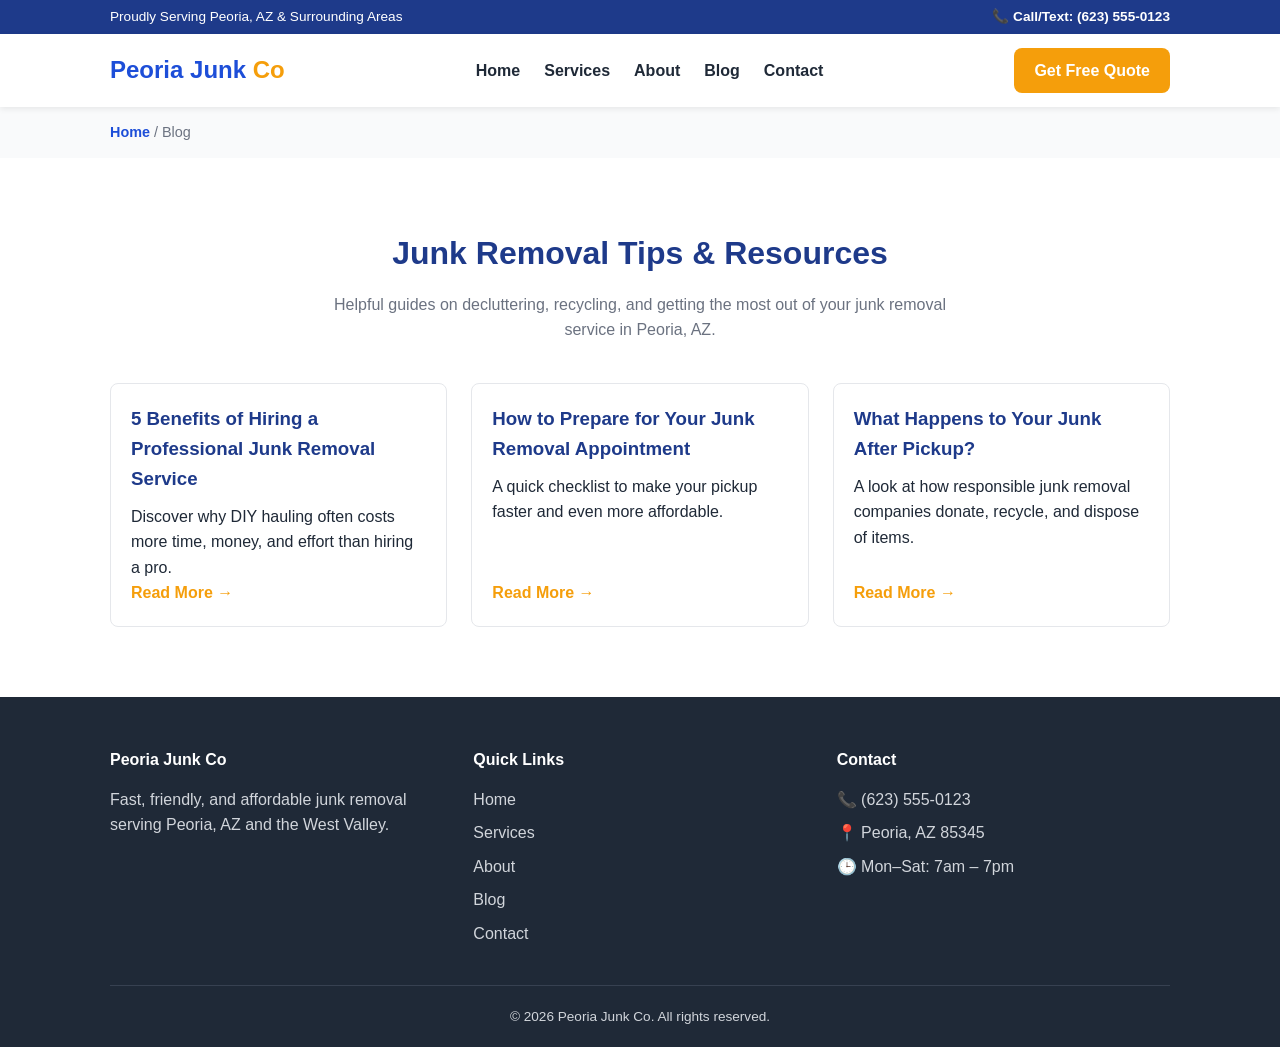
<file: blog/index.html>
<!DOCTYPE html>
<html lang="en">
<head>
<meta charset="UTF-8">
<meta name="viewport" content="width=device-width, initial-scale=1.0">
<title>Junk Removal Tips &amp; Resources | Peoria Junk Co Blog</title>
<meta name="description" content="Helpful articles about junk removal, decluttering, and recycling for homeowners in Peoria, AZ.">
<link rel="canonical" href="https://peoriajunkco.com/blog/index.html">
<link rel="stylesheet" href="../css/style.css?v=3">
</head>
<body>

<div class="top-bar">
  <div class="container">
    <span>Proudly Serving Peoria, AZ &amp; Surrounding Areas</span>
    <a href="tel:+16235550123">📞 Call/Text: (623) 555-0123</a>
  </div>
</div>

<header class="main-header">
  <div class="container">
    <a href="../index.html" class="logo">Peoria Junk <span>Co</span></a>
    <button class="menu-toggle" aria-label="Toggle menu">☰</button>
    <nav>
      <ul>
        <li><a href="../index.html">Home</a></li>
        <li><a href="../services.html">Services</a></li>
        <li><a href="../about.html">About</a></li>
        <li><a href="index.html">Blog</a></li>
        <li><a href="../contact.html">Contact</a></li>
      </ul>
    </nav>
    <a href="../contact.html" class="header-cta">Get Free Quote</a>
  </div>
</header>

<div class="breadcrumb">
  <div class="container">
    <a href="../index.html">Home</a> / Blog
  </div>
</div>

<section>
  <div class="container">
    <h1 class="section-title">Junk Removal Tips &amp; Resources</h1>
    <p class="section-subtitle">Helpful guides on decluttering, recycling, and getting the most out of your junk removal service in Peoria, AZ.</p>
    <div class="blog-grid">
      <div class="blog-card">
        <div class="blog-content">
          <h3>5 Benefits of Hiring a Professional Junk Removal Service</h3>
          <p>Discover why DIY hauling often costs more time, money, and effort than hiring a pro.</p>
          <a class="read-more" href="benefits-of-junk-removal.html">Read More →</a>
        </div>
      </div>
      <div class="blog-card">
        <div class="blog-content">
          <h3>How to Prepare for Your Junk Removal Appointment</h3>
          <p>A quick checklist to make your pickup faster and even more affordable.</p>
          <a class="read-more" href="preparing-for-junk-removal.html">Read More →</a>
        </div>
      </div>
      <div class="blog-card">
        <div class="blog-content">
          <h3>What Happens to Your Junk After Pickup?</h3>
          <p>A look at how responsible junk removal companies donate, recycle, and dispose of items.</p>
          <a class="read-more" href="what-happens-to-your-junk.html">Read More →</a>
        </div>
      </div>
    </div>
  </div>
</section>

<footer>
  <div class="container">
    <div class="footer-grid">
      <div>
        <h4>Peoria Junk Co</h4>
        <p>Fast, friendly, and affordable junk removal serving Peoria, AZ and the West Valley.</p>
      </div>
      <div>
        <h4>Quick Links</h4>
        <ul>
          <li><a href="../index.html">Home</a></li>
          <li><a href="../services.html">Services</a></li>
          <li><a href="../about.html">About</a></li>
          <li><a href="index.html">Blog</a></li>
          <li><a href="../contact.html">Contact</a></li>
        </ul>
      </div>
      <div>
        <h4>Contact</h4>
        <ul>
          <li>📞 <a href="tel:+16235550123">(623) 555-0123</a></li>
          <li>📍 Peoria, AZ 85345</li>
          <li>🕒 Mon–Sat: 7am – 7pm</li>
        </ul>
      </div>
    </div>
    <div class="footer-bottom">
      &copy; <span id="year"></span> Peoria Junk Co. All rights reserved.
    </div>
  </div>
</footer>

<script src="../js/script.js"></script>
</body>
</html>
</file>
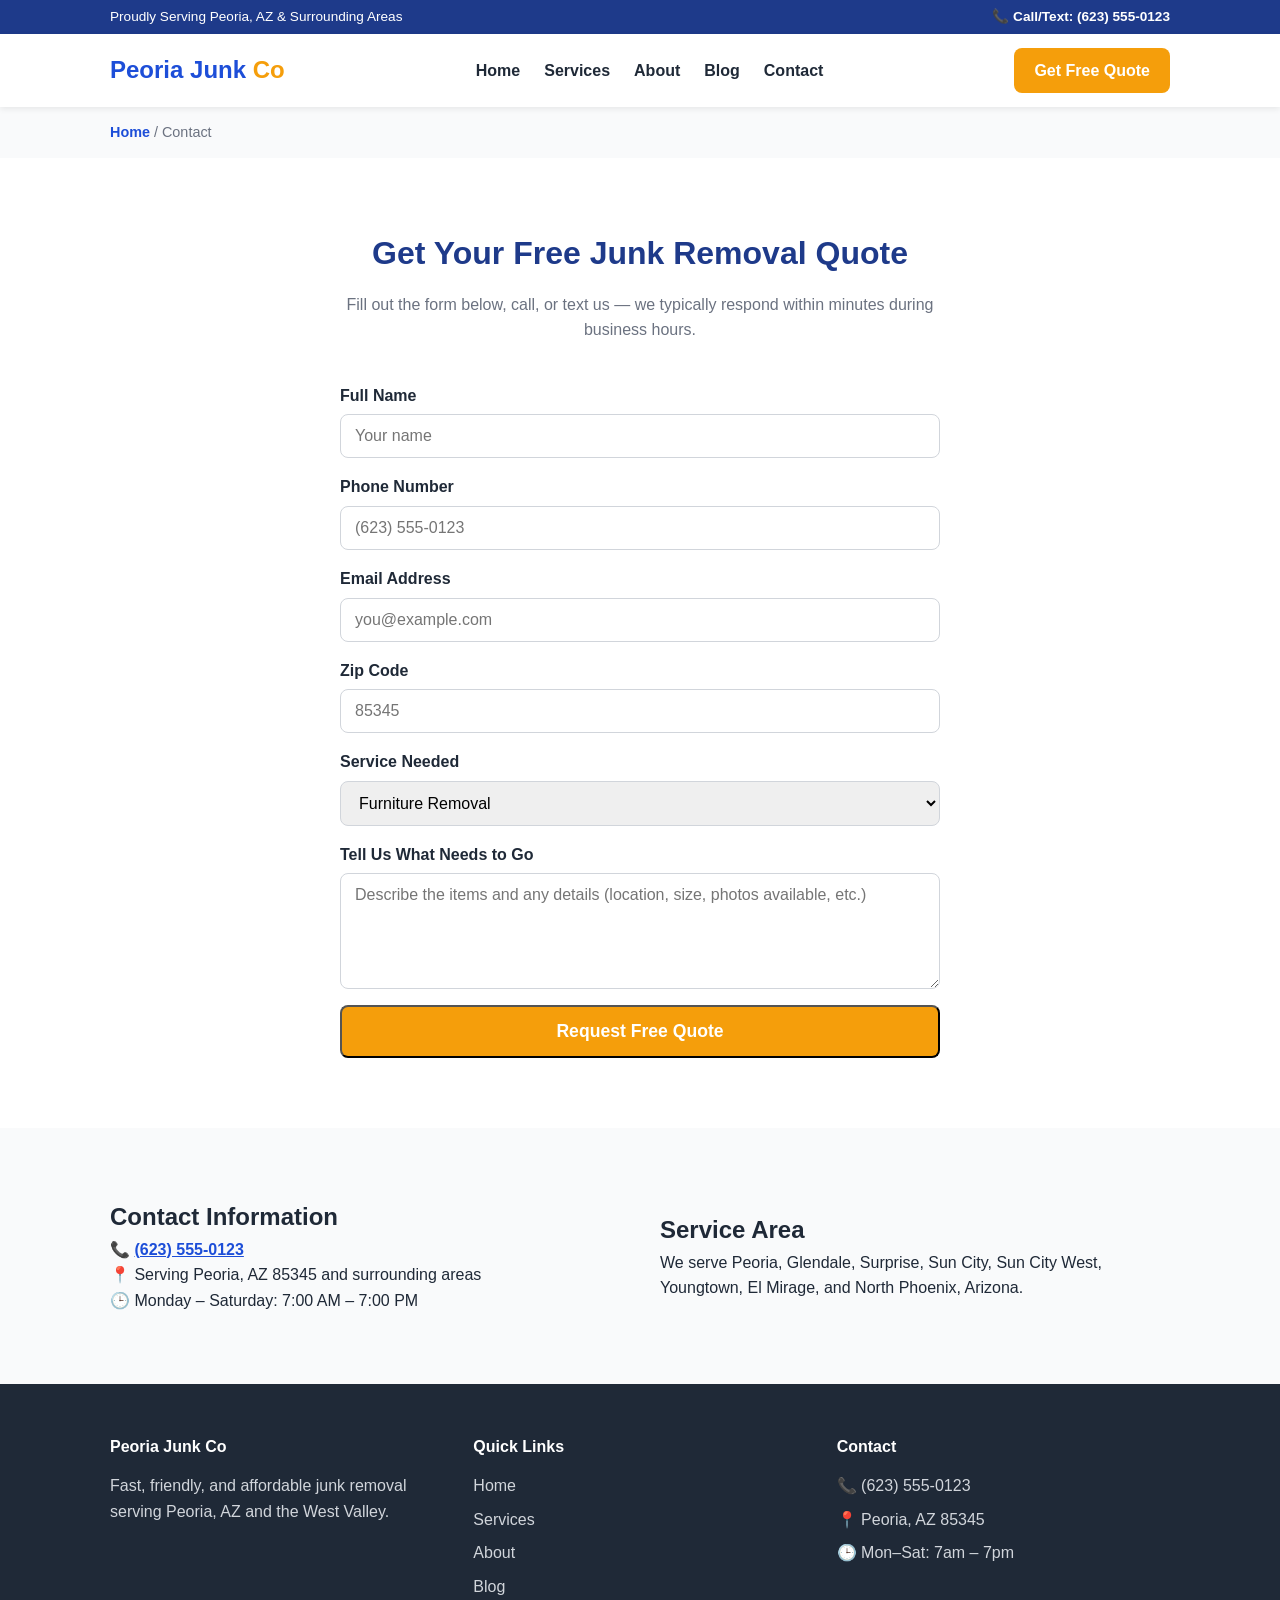
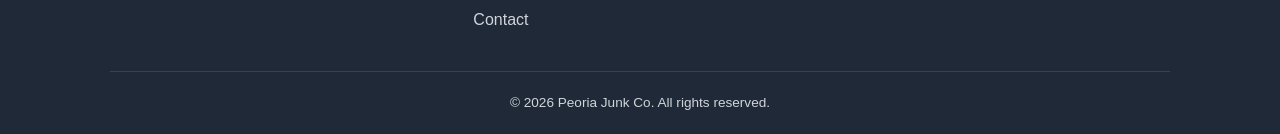
<file: contact.html>
<!DOCTYPE html>
<html lang="en">
<head>
<meta charset="UTF-8">
<meta name="viewport" content="width=device-width, initial-scale=1.0">
<title>Contact Us | Free Junk Removal Quote in Peoria, AZ</title>
<meta name="description" content="Get a free, no-obligation junk removal quote in Peoria, AZ. Call, text, or fill out our quick contact form to schedule your pickup.">
<link rel="canonical" href="https://peoriajunkco.com/contact.html">
<link rel="stylesheet" href="css/style.css?v=3">
</head>
<body>

<div class="top-bar">
  <div class="container">
    <span>Proudly Serving Peoria, AZ &amp; Surrounding Areas</span>
    <a href="tel:+16235550123">📞 Call/Text: (623) 555-0123</a>
  </div>
</div>

<header class="main-header">
  <div class="container">
    <a href="index.html" class="logo">Peoria Junk <span>Co</span></a>
    <button class="menu-toggle" aria-label="Toggle menu">☰</button>
    <nav>
      <ul>
        <li><a href="index.html">Home</a></li>
        <li><a href="services.html">Services</a></li>
        <li><a href="about.html">About</a></li>
        <li><a href="blog/index.html">Blog</a></li>
        <li><a href="contact.html">Contact</a></li>
      </ul>
    </nav>
    <a href="contact.html" class="header-cta">Get Free Quote</a>
  </div>
</header>

<div class="breadcrumb">
  <div class="container">
    <a href="index.html">Home</a> / Contact
  </div>
</div>

<section>
  <div class="container">
    <h1 class="section-title">Get Your Free Junk Removal Quote</h1>
    <p class="section-subtitle">Fill out the form below, call, or text us — we typically respond within minutes during business hours.</p>

    <form action="#" method="POST">
      <div>
        <label for="name">Full Name</label>
        <input type="text" id="name" name="name" placeholder="Your name" required>
      </div>
      <div>
        <label for="phone">Phone Number</label>
        <input type="tel" id="phone" name="phone" placeholder="(623) 555-0123" required>
      </div>
      <div>
        <label for="email">Email Address</label>
        <input type="email" id="email" name="email" placeholder="you@example.com">
      </div>
      <div>
        <label for="zip">Zip Code</label>
        <input type="text" id="zip" name="zip" placeholder="85345">
      </div>
      <div>
        <label for="service">Service Needed</label>
        <select id="service" name="service">
          <option>Furniture Removal</option>
          <option>Garage / Estate Clean-Out</option>
          <option>Appliance Removal</option>
          <option>Yard Waste / Debris</option>
          <option>Construction Debris</option>
          <option>Commercial Junk Removal</option>
          <option>Other</option>
        </select>
      </div>
      <div>
        <label for="message">Tell Us What Needs to Go</label>
        <textarea id="message" name="message" rows="5" placeholder="Describe the items and any details (location, size, photos available, etc.)"></textarea>
      </div>
      <button type="submit" class="btn">Request Free Quote</button>
    </form>
  </div>
</section>

<section class="bg-light">
  <div class="container two-col">
    <div>
      <h2>Contact Information</h2>
      <p>📞 <a href="tel:+16235550123">(623) 555-0123</a></p>
      <p>📍 Serving Peoria, AZ 85345 and surrounding areas</p>
      <p>🕒 Monday – Saturday: 7:00 AM – 7:00 PM</p>
    </div>
    <div>
      <h2>Service Area</h2>
      <p>We serve Peoria, Glendale, Surprise, Sun City, Sun City West, Youngtown, El Mirage, and North Phoenix, Arizona.</p>
    </div>
  </div>
</section>

<footer>
  <div class="container">
    <div class="footer-grid">
      <div>
        <h4>Peoria Junk Co</h4>
        <p>Fast, friendly, and affordable junk removal serving Peoria, AZ and the West Valley.</p>
      </div>
      <div>
        <h4>Quick Links</h4>
        <ul>
          <li><a href="index.html">Home</a></li>
          <li><a href="services.html">Services</a></li>
          <li><a href="about.html">About</a></li>
          <li><a href="blog/index.html">Blog</a></li>
          <li><a href="contact.html">Contact</a></li>
        </ul>
      </div>
      <div>
        <h4>Contact</h4>
        <ul>
          <li>📞 <a href="tel:+16235550123">(623) 555-0123</a></li>
          <li>📍 Peoria, AZ 85345</li>
          <li>🕒 Mon–Sat: 7am – 7pm</li>
        </ul>
      </div>
    </div>
    <div class="footer-bottom">
      &copy; <span id="year"></span> Peoria Junk Co. All rights reserved.
    </div>
  </div>
</footer>

<script src="js/script.js"></script>
</body>
</html>
</file>
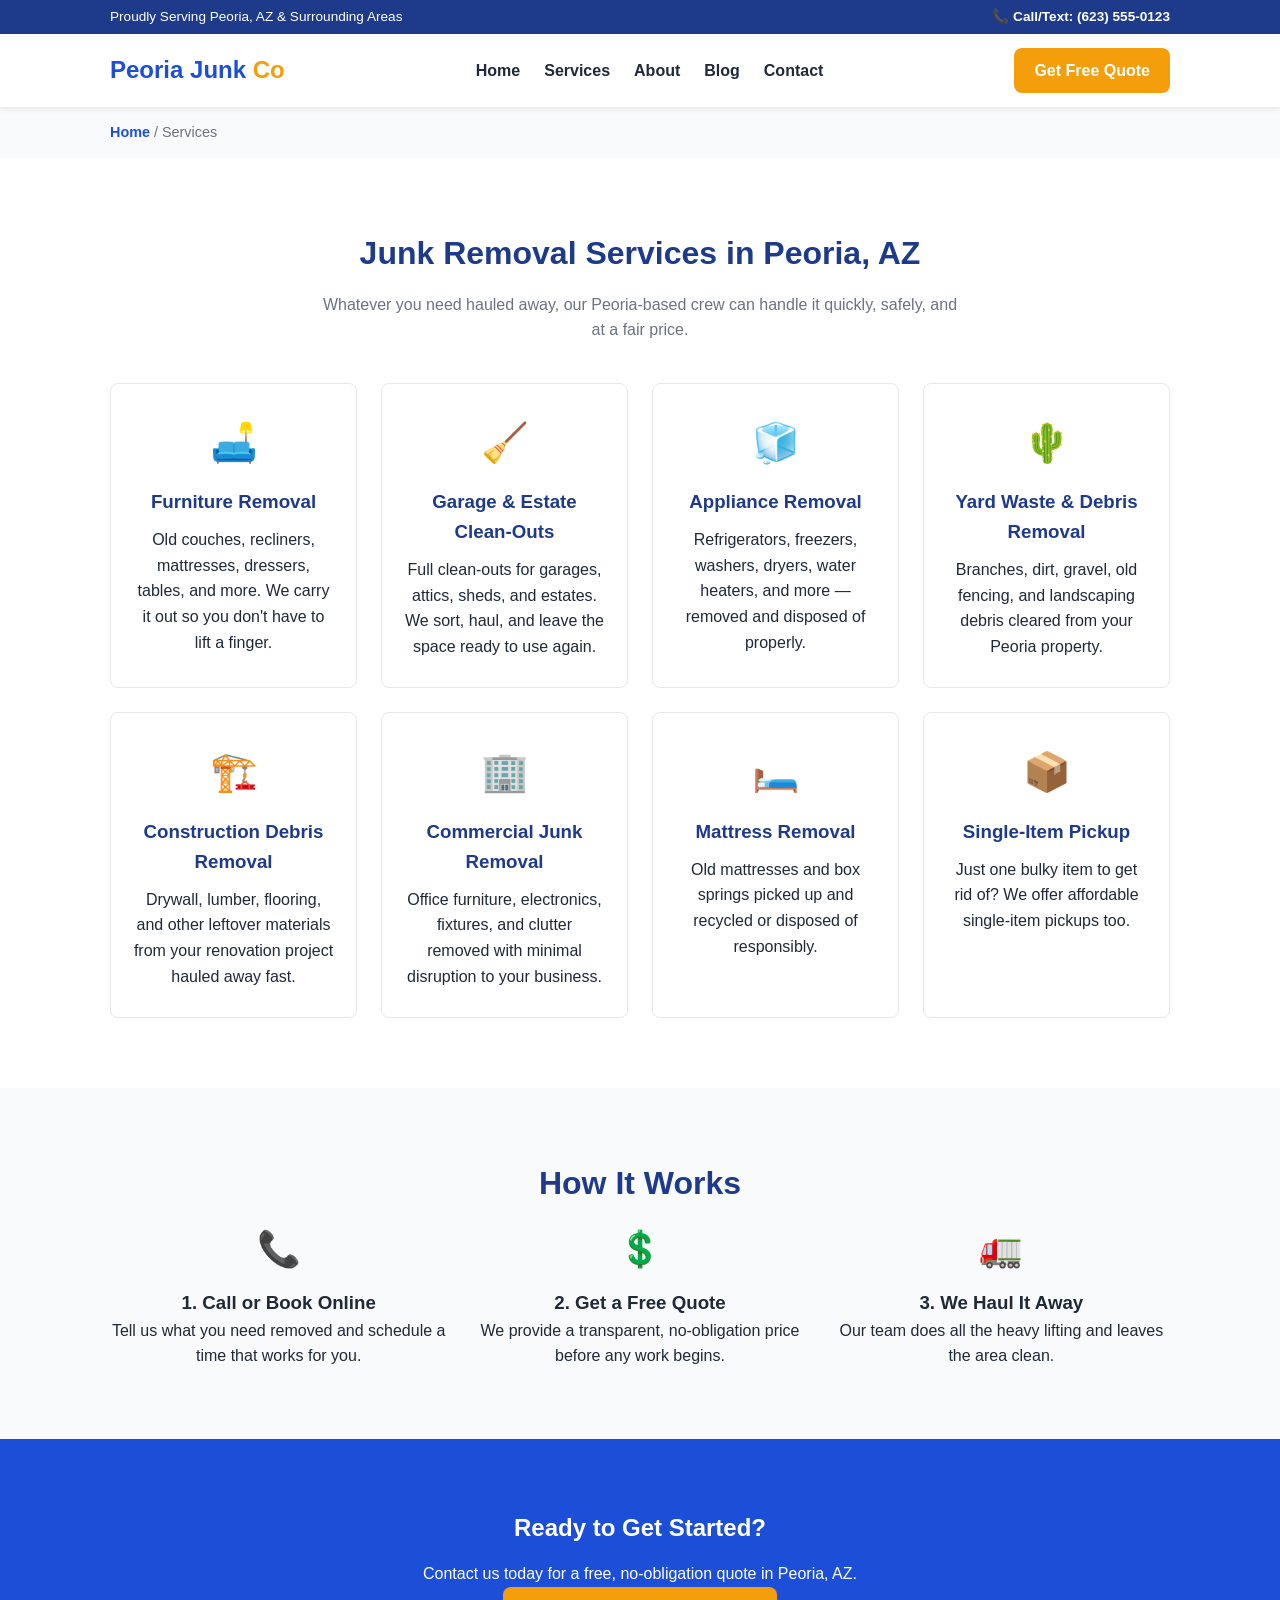
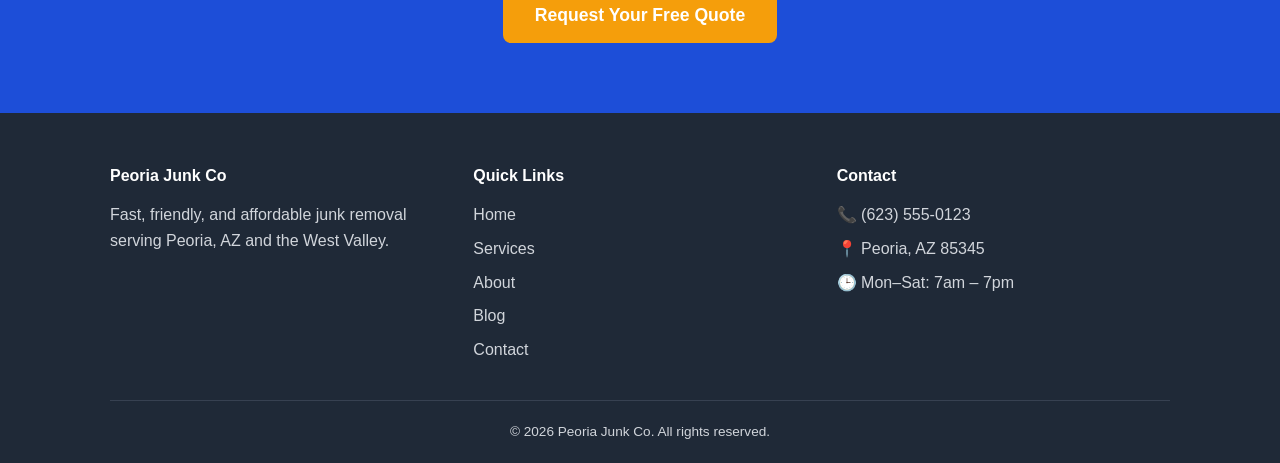
<file: services.html>
<!DOCTYPE html>
<html lang="en">
<head>
<meta charset="UTF-8">
<meta name="viewport" content="width=device-width, initial-scale=1.0">
<title>Junk Removal Services in Peoria, AZ | Peoria Junk Co</title>
<meta name="description" content="Explore our full range of junk removal services in Peoria, AZ — furniture, appliances, garage clean-outs, yard waste, and commercial hauling.">
<link rel="canonical" href="https://peoriajunkco.com/services.html">
<link rel="stylesheet" href="css/style.css?v=3">
</head>
<body>

<div class="top-bar">
  <div class="container">
    <span>Proudly Serving Peoria, AZ &amp; Surrounding Areas</span>
    <a href="tel:+16235550123">📞 Call/Text: (623) 555-0123</a>
  </div>
</div>

<header class="main-header">
  <div class="container">
    <a href="index.html" class="logo">Peoria Junk <span>Co</span></a>
    <button class="menu-toggle" aria-label="Toggle menu">☰</button>
    <nav>
      <ul>
        <li><a href="index.html">Home</a></li>
        <li><a href="services.html">Services</a></li>
        <li><a href="about.html">About</a></li>
        <li><a href="blog/index.html">Blog</a></li>
        <li><a href="contact.html">Contact</a></li>
      </ul>
    </nav>
    <a href="contact.html" class="header-cta">Get Free Quote</a>
  </div>
</header>

<div class="breadcrumb">
  <div class="container">
    <a href="index.html">Home</a> / Services
  </div>
</div>

<section>
  <div class="container">
    <h1 class="section-title">Junk Removal Services in Peoria, AZ</h1>
    <p class="section-subtitle">Whatever you need hauled away, our Peoria-based crew can handle it quickly, safely, and at a fair price.</p>
    <div class="services-grid">
      <div class="service-card">
        <div class="icon">🛋️</div>
        <h3>Furniture Removal</h3>
        <p>Old couches, recliners, mattresses, dressers, tables, and more. We carry it out so you don't have to lift a finger.</p>
      </div>
      <div class="service-card">
        <div class="icon">🧹</div>
        <h3>Garage &amp; Estate Clean-Outs</h3>
        <p>Full clean-outs for garages, attics, sheds, and estates. We sort, haul, and leave the space ready to use again.</p>
      </div>
      <div class="service-card">
        <div class="icon">🧊</div>
        <h3>Appliance Removal</h3>
        <p>Refrigerators, freezers, washers, dryers, water heaters, and more — removed and disposed of properly.</p>
      </div>
      <div class="service-card">
        <div class="icon">🌵</div>
        <h3>Yard Waste &amp; Debris Removal</h3>
        <p>Branches, dirt, gravel, old fencing, and landscaping debris cleared from your Peoria property.</p>
      </div>
      <div class="service-card">
        <div class="icon">🏗️</div>
        <h3>Construction Debris Removal</h3>
        <p>Drywall, lumber, flooring, and other leftover materials from your renovation project hauled away fast.</p>
      </div>
      <div class="service-card">
        <div class="icon">🏢</div>
        <h3>Commercial Junk Removal</h3>
        <p>Office furniture, electronics, fixtures, and clutter removed with minimal disruption to your business.</p>
      </div>
      <div class="service-card">
        <div class="icon">🛏️</div>
        <h3>Mattress Removal</h3>
        <p>Old mattresses and box springs picked up and recycled or disposed of responsibly.</p>
      </div>
      <div class="service-card">
        <div class="icon">📦</div>
        <h3>Single-Item Pickup</h3>
        <p>Just one bulky item to get rid of? We offer affordable single-item pickups too.</p>
      </div>
    </div>
  </div>
</section>

<section class="bg-light">
  <div class="container">
    <h2 class="section-title">How It Works</h2>
    <div class="features-grid">
      <div>
        <div class="icon">📞</div>
        <h3>1. Call or Book Online</h3>
        <p>Tell us what you need removed and schedule a time that works for you.</p>
      </div>
      <div>
        <div class="icon">💲</div>
        <h3>2. Get a Free Quote</h3>
        <p>We provide a transparent, no-obligation price before any work begins.</p>
      </div>
      <div>
        <div class="icon">🚛</div>
        <h3>3. We Haul It Away</h3>
        <p>Our team does all the heavy lifting and leaves the area clean.</p>
      </div>
    </div>
  </div>
</section>

<section class="cta-banner">
  <div class="container">
    <h2>Ready to Get Started?</h2>
    <p>Contact us today for a free, no-obligation quote in Peoria, AZ.</p>
    <a href="contact.html" class="btn">Request Your Free Quote</a>
  </div>
</section>

<footer>
  <div class="container">
    <div class="footer-grid">
      <div>
        <h4>Peoria Junk Co</h4>
        <p>Fast, friendly, and affordable junk removal serving Peoria, AZ and the West Valley.</p>
      </div>
      <div>
        <h4>Quick Links</h4>
        <ul>
          <li><a href="index.html">Home</a></li>
          <li><a href="services.html">Services</a></li>
          <li><a href="about.html">About</a></li>
          <li><a href="blog/index.html">Blog</a></li>
          <li><a href="contact.html">Contact</a></li>
        </ul>
      </div>
      <div>
        <h4>Contact</h4>
        <ul>
          <li>📞 <a href="tel:+16235550123">(623) 555-0123</a></li>
          <li>📍 Peoria, AZ 85345</li>
          <li>🕒 Mon–Sat: 7am – 7pm</li>
        </ul>
      </div>
    </div>
    <div class="footer-bottom">
      &copy; <span id="year"></span> Peoria Junk Co. All rights reserved.
    </div>
  </div>
</footer>

<script src="js/script.js"></script>
</body>
</html>
</file>
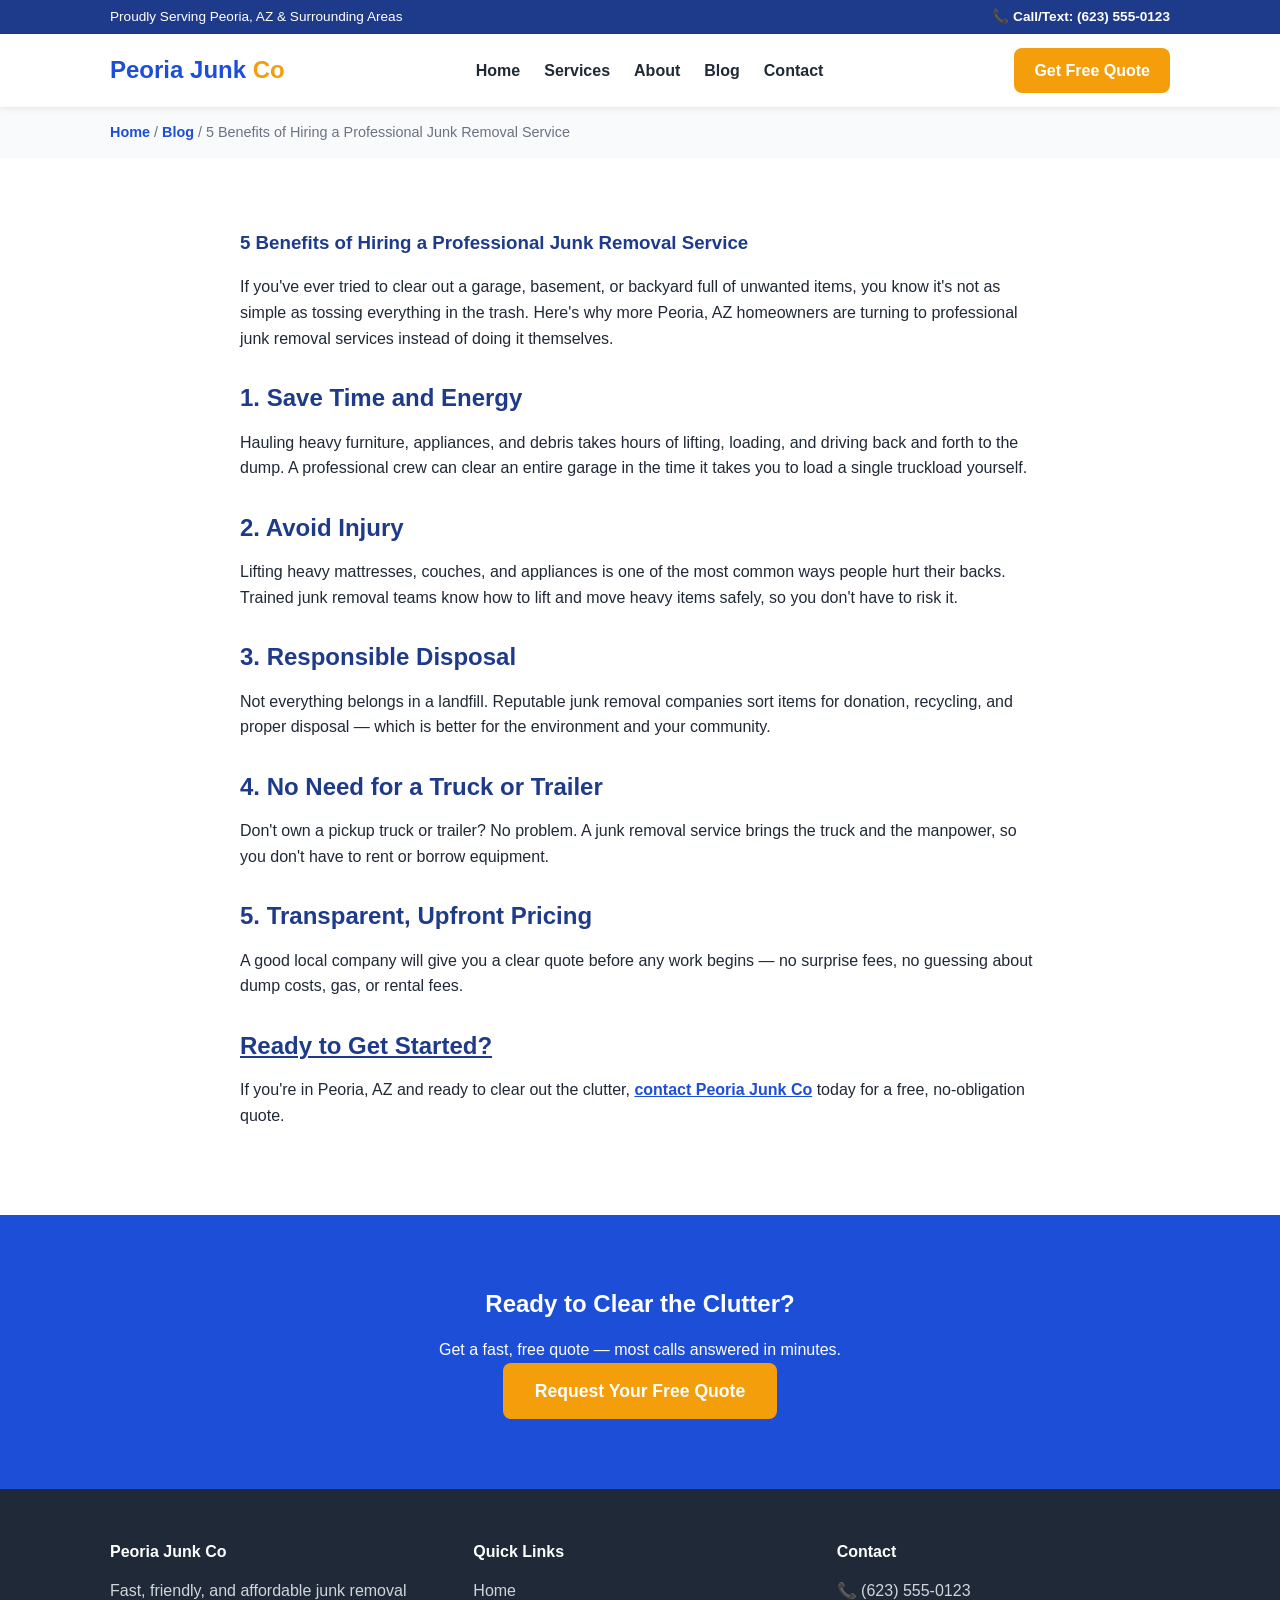
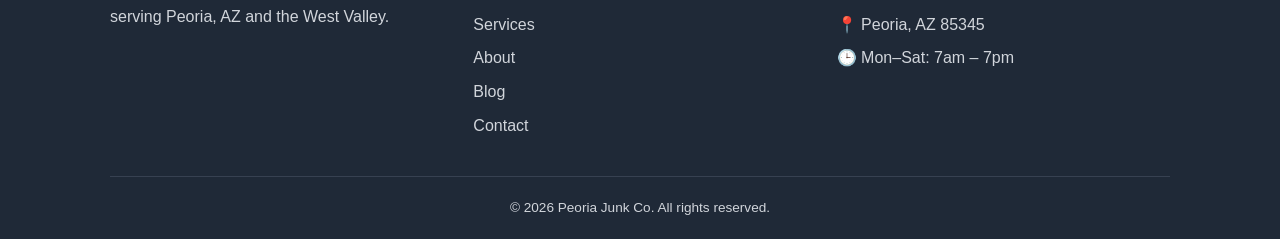
<file: blog/benefits-of-junk-removal.html>
<!DOCTYPE html>
<html lang="en">
<head>
<meta charset="UTF-8">
<meta name="viewport" content="width=device-width, initial-scale=1.0">
<title>5 Benefits of Hiring a Professional Junk Removal Service | Peoria, AZ</title>
<meta name="description" content="Learn the top benefits of hiring a professional junk removal company in Peoria, AZ instead of hauling junk yourself.">
<link rel="canonical" href="https://peoriajunkco.com/blog/benefits-of-junk-removal.html">
<link rel="stylesheet" href="../css/style.css?v=3">
</head>
<body>

<div class="top-bar">
  <div class="container">
    <span>Proudly Serving Peoria, AZ &amp; Surrounding Areas</span>
    <a href="tel:+16235550123">📞 Call/Text: (623) 555-0123</a>
  </div>
</div>

<header class="main-header">
  <div class="container">
    <a href="../index.html" class="logo">Peoria Junk <span>Co</span></a>
    <button class="menu-toggle" aria-label="Toggle menu">☰</button>
    <nav>
      <ul>
        <li><a href="../index.html">Home</a></li>
        <li><a href="../services.html">Services</a></li>
        <li><a href="../about.html">About</a></li>
        <li><a href="index.html">Blog</a></li>
        <li><a href="../contact.html">Contact</a></li>
      </ul>
    </nav>
    <a href="../contact.html" class="header-cta">Get Free Quote</a>
  </div>
</header>

<div class="breadcrumb">
  <div class="container">
    <a href="../index.html">Home</a> / <a href="index.html">Blog</a> / 5 Benefits of Hiring a Professional Junk Removal Service
  </div>
</div>

<section>
  <div class="container">
    <article class="blog-post">
      <h1>5 Benefits of Hiring a Professional Junk Removal Service</h1>
      <p>If you've ever tried to clear out a garage, basement, or backyard full of unwanted items, you know it's not as simple as tossing everything in the trash. Here's why more Peoria, AZ homeowners are turning to professional junk removal services instead of doing it themselves.</p>

      <h2>1. Save Time and Energy</h2>
      <p>Hauling heavy furniture, appliances, and debris takes hours of lifting, loading, and driving back and forth to the dump. A professional crew can clear an entire garage in the time it takes you to load a single truckload yourself.</p>

      <h2>2. Avoid Injury</h2>
      <p>Lifting heavy mattresses, couches, and appliances is one of the most common ways people hurt their backs. Trained junk removal teams know how to lift and move heavy items safely, so you don't have to risk it.</p>

      <h2>3. Responsible Disposal</h2>
      <p>Not everything belongs in a landfill. Reputable junk removal companies sort items for donation, recycling, and proper disposal — which is better for the environment and your community.</p>

      <h2>4. No Need for a Truck or Trailer</h2>
      <p>Don't own a pickup truck or trailer? No problem. A junk removal service brings the truck and the manpower, so you don't have to rent or borrow equipment.</p>

      <h2>5. Transparent, Upfront Pricing</h2>
      <p>A good local company will give you a clear quote before any work begins — no surprise fees, no guessing about dump costs, gas, or rental fees.</p>

      <h2><a href="https://peoriajunkco.com/contact.html">Ready to Get Started?</a></h2>
      <p>If you're in Peoria, AZ and ready to clear out the clutter, <a href="../contact.html">contact Peoria Junk Co</a> today for a free, no-obligation quote.</p>
    </article>
  </div>
</section>

<section class="cta-banner">
  <div class="container">
    <h2>Ready to Clear the Clutter?</h2>
    <p>Get a fast, free quote — most calls answered in minutes.</p>
    <a href="../contact.html" class="btn">Request Your Free Quote</a>
  </div>
</section>

<footer>
  <div class="container">
    <div class="footer-grid">
      <div>
        <h4>Peoria Junk Co</h4>
        <p>Fast, friendly, and affordable junk removal serving Peoria, AZ and the West Valley.</p>
      </div>
      <div>
        <h4>Quick Links</h4>
        <ul>
          <li><a href="../index.html">Home</a></li>
          <li><a href="../services.html">Services</a></li>
          <li><a href="../about.html">About</a></li>
          <li><a href="index.html">Blog</a></li>
          <li><a href="../contact.html">Contact</a></li>
        </ul>
      </div>
      <div>
        <h4>Contact</h4>
        <ul>
          <li>📞 <a href="tel:+16235550123">(623) 555-0123</a></li>
          <li>📍 Peoria, AZ 85345</li>
          <li>🕒 Mon–Sat: 7am – 7pm</li>
        </ul>
      </div>
    </div>
    <div class="footer-bottom">
      &copy; <span id="year"></span> Peoria Junk Co. All rights reserved.
    </div>
  </div>
</footer>

<script src="../js/script.js"></script>
</body>
</html>
</file>
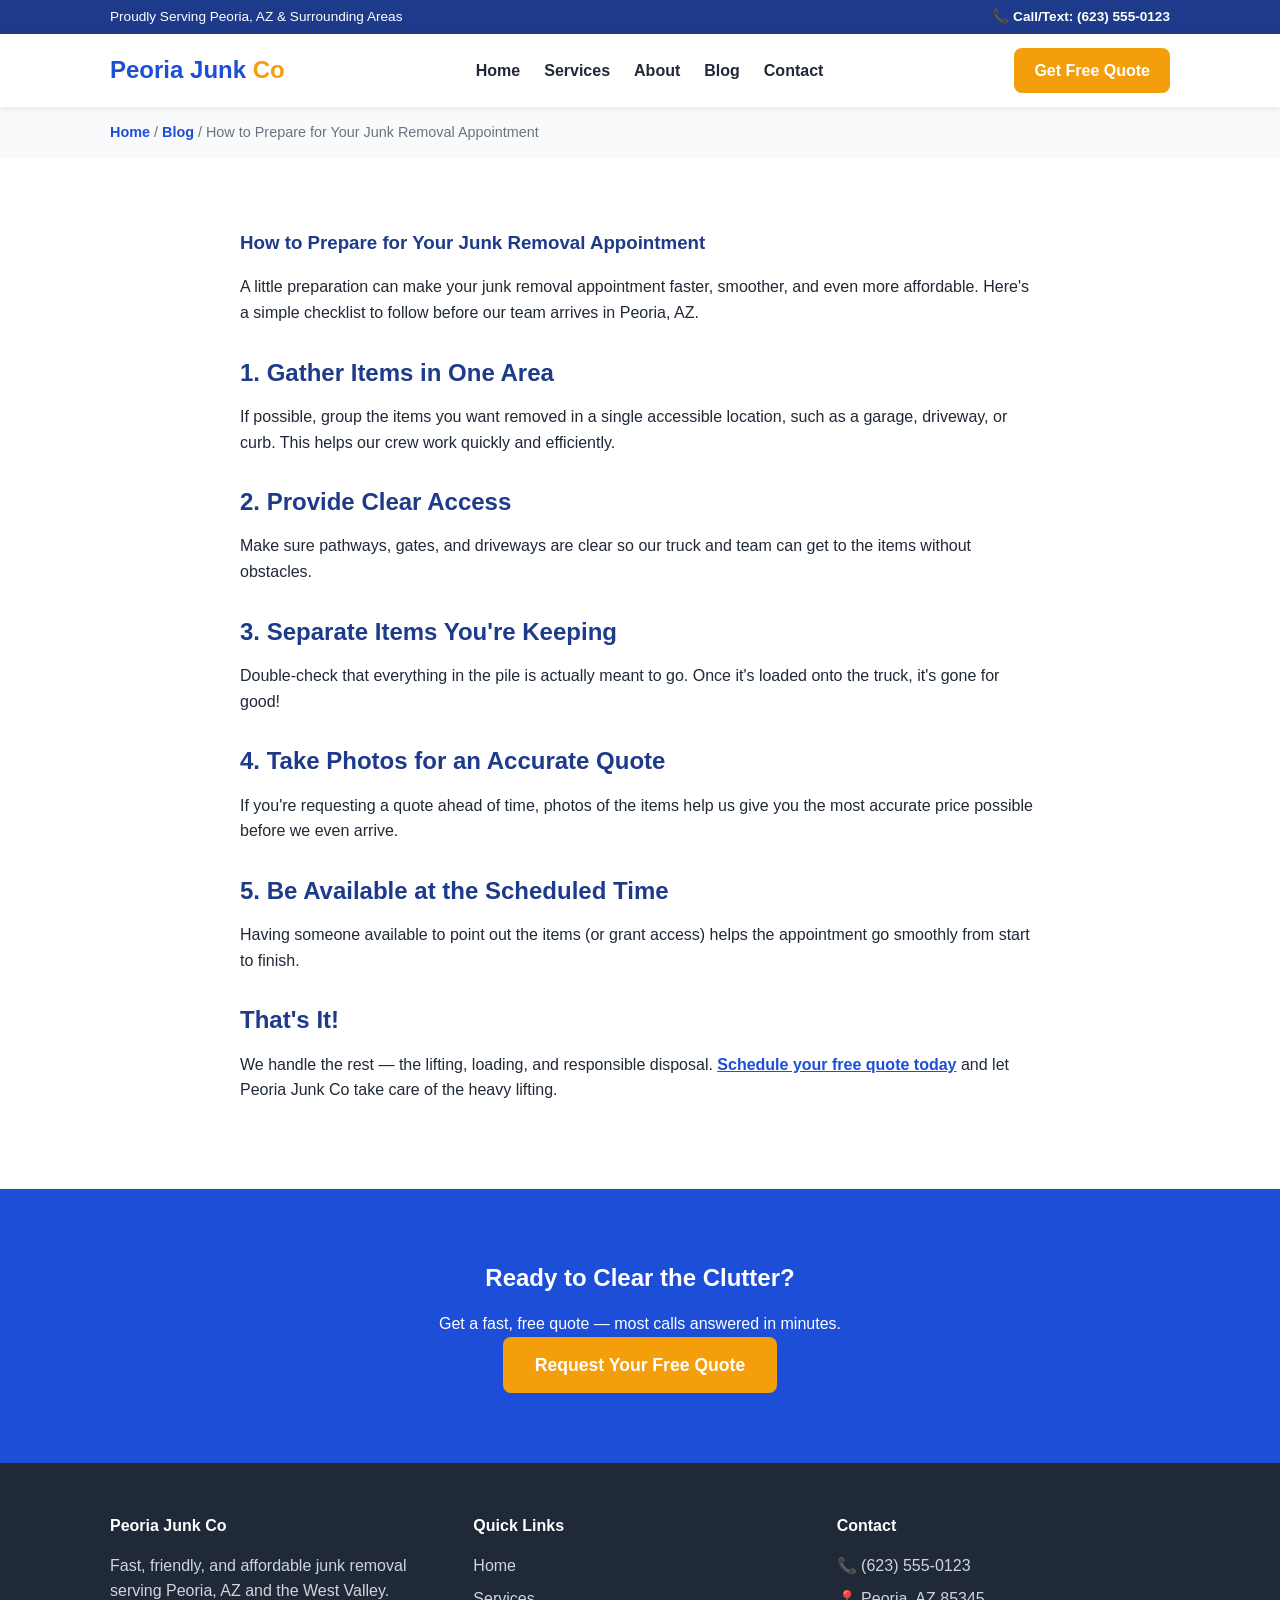
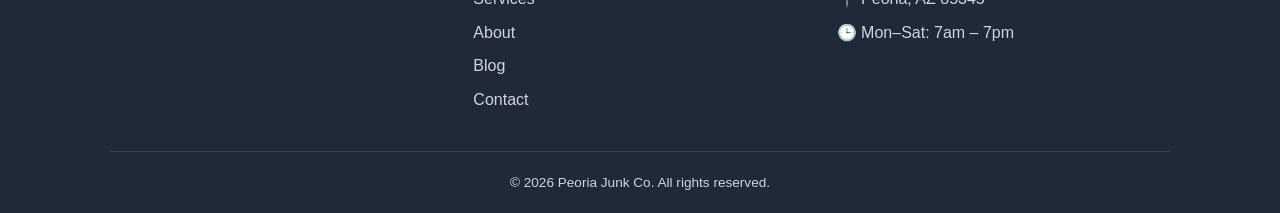
<file: blog/preparing-for-junk-removal.html>
<!DOCTYPE html>
<html lang="en">
<head>
<meta charset="UTF-8">
<meta name="viewport" content="width=device-width, initial-scale=1.0">
<title>How to Prepare for Your Junk Removal Appointment | Peoria, AZ</title>
<meta name="description" content="A simple checklist to help Peoria, AZ homeowners prepare for a fast and affordable junk removal appointment.">
<link rel="canonical" href="https://peoriajunkco.com/blog/preparing-for-junk-removal.html">
<link rel="stylesheet" href="../css/style.css?v=3">
</head>
<body>

<div class="top-bar">
  <div class="container">
    <span>Proudly Serving Peoria, AZ &amp; Surrounding Areas</span>
    <a href="tel:+16235550123">📞 Call/Text: (623) 555-0123</a>
  </div>
</div>

<header class="main-header">
  <div class="container">
    <a href="../index.html" class="logo">Peoria Junk <span>Co</span></a>
    <button class="menu-toggle" aria-label="Toggle menu">☰</button>
    <nav>
      <ul>
        <li><a href="../index.html">Home</a></li>
        <li><a href="../services.html">Services</a></li>
        <li><a href="../about.html">About</a></li>
        <li><a href="index.html">Blog</a></li>
        <li><a href="../contact.html">Contact</a></li>
      </ul>
    </nav>
    <a href="../contact.html" class="header-cta">Get Free Quote</a>
  </div>
</header>

<div class="breadcrumb">
  <div class="container">
    <a href="../index.html">Home</a> / <a href="index.html">Blog</a> / How to Prepare for Your Junk Removal Appointment
  </div>
</div>

<section>
  <div class="container">
    <article class="blog-post">
      <h1>How to Prepare for Your Junk Removal Appointment</h1>
      <p>A little preparation can make your junk removal appointment faster, smoother, and even more affordable. Here's a simple checklist to follow before our team arrives in Peoria, AZ.</p>

      <h2>1. Gather Items in One Area</h2>
      <p>If possible, group the items you want removed in a single accessible location, such as a garage, driveway, or curb. This helps our crew work quickly and efficiently.</p>

      <h2>2. Provide Clear Access</h2>
      <p>Make sure pathways, gates, and driveways are clear so our truck and team can get to the items without obstacles.</p>

      <h2>3. Separate Items You're Keeping</h2>
      <p>Double-check that everything in the pile is actually meant to go. Once it's loaded onto the truck, it's gone for good!</p>

      <h2>4. Take Photos for an Accurate Quote</h2>
      <p>If you're requesting a quote ahead of time, photos of the items help us give you the most accurate price possible before we even arrive.</p>

      <h2>5. Be Available at the Scheduled Time</h2>
      <p>Having someone available to point out the items (or grant access) helps the appointment go smoothly from start to finish.</p>

      <h2>That's It!</h2>
      <p>We handle the rest — the lifting, loading, and responsible disposal. <a href="../contact.html">Schedule your free quote today</a> and let Peoria Junk Co take care of the heavy lifting.</p>
    </article>
  </div>
</section>

<section class="cta-banner">
  <div class="container">
    <h2>Ready to Clear the Clutter?</h2>
    <p>Get a fast, free quote — most calls answered in minutes.</p>
    <a href="../contact.html" class="btn">Request Your Free Quote</a>
  </div>
</section>

<footer>
  <div class="container">
    <div class="footer-grid">
      <div>
        <h4>Peoria Junk Co</h4>
        <p>Fast, friendly, and affordable junk removal serving Peoria, AZ and the West Valley.</p>
      </div>
      <div>
        <h4>Quick Links</h4>
        <ul>
          <li><a href="../index.html">Home</a></li>
          <li><a href="../services.html">Services</a></li>
          <li><a href="../about.html">About</a></li>
          <li><a href="index.html">Blog</a></li>
          <li><a href="../contact.html">Contact</a></li>
        </ul>
      </div>
      <div>
        <h4>Contact</h4>
        <ul>
          <li>📞 <a href="tel:+16235550123">(623) 555-0123</a></li>
          <li>📍 Peoria, AZ 85345</li>
          <li>🕒 Mon–Sat: 7am – 7pm</li>
        </ul>
      </div>
    </div>
    <div class="footer-bottom">
      &copy; <span id="year"></span> Peoria Junk Co. All rights reserved.
    </div>
  </div>
</footer>

<script src="../js/script.js"></script>
</body>
</html>
</file>
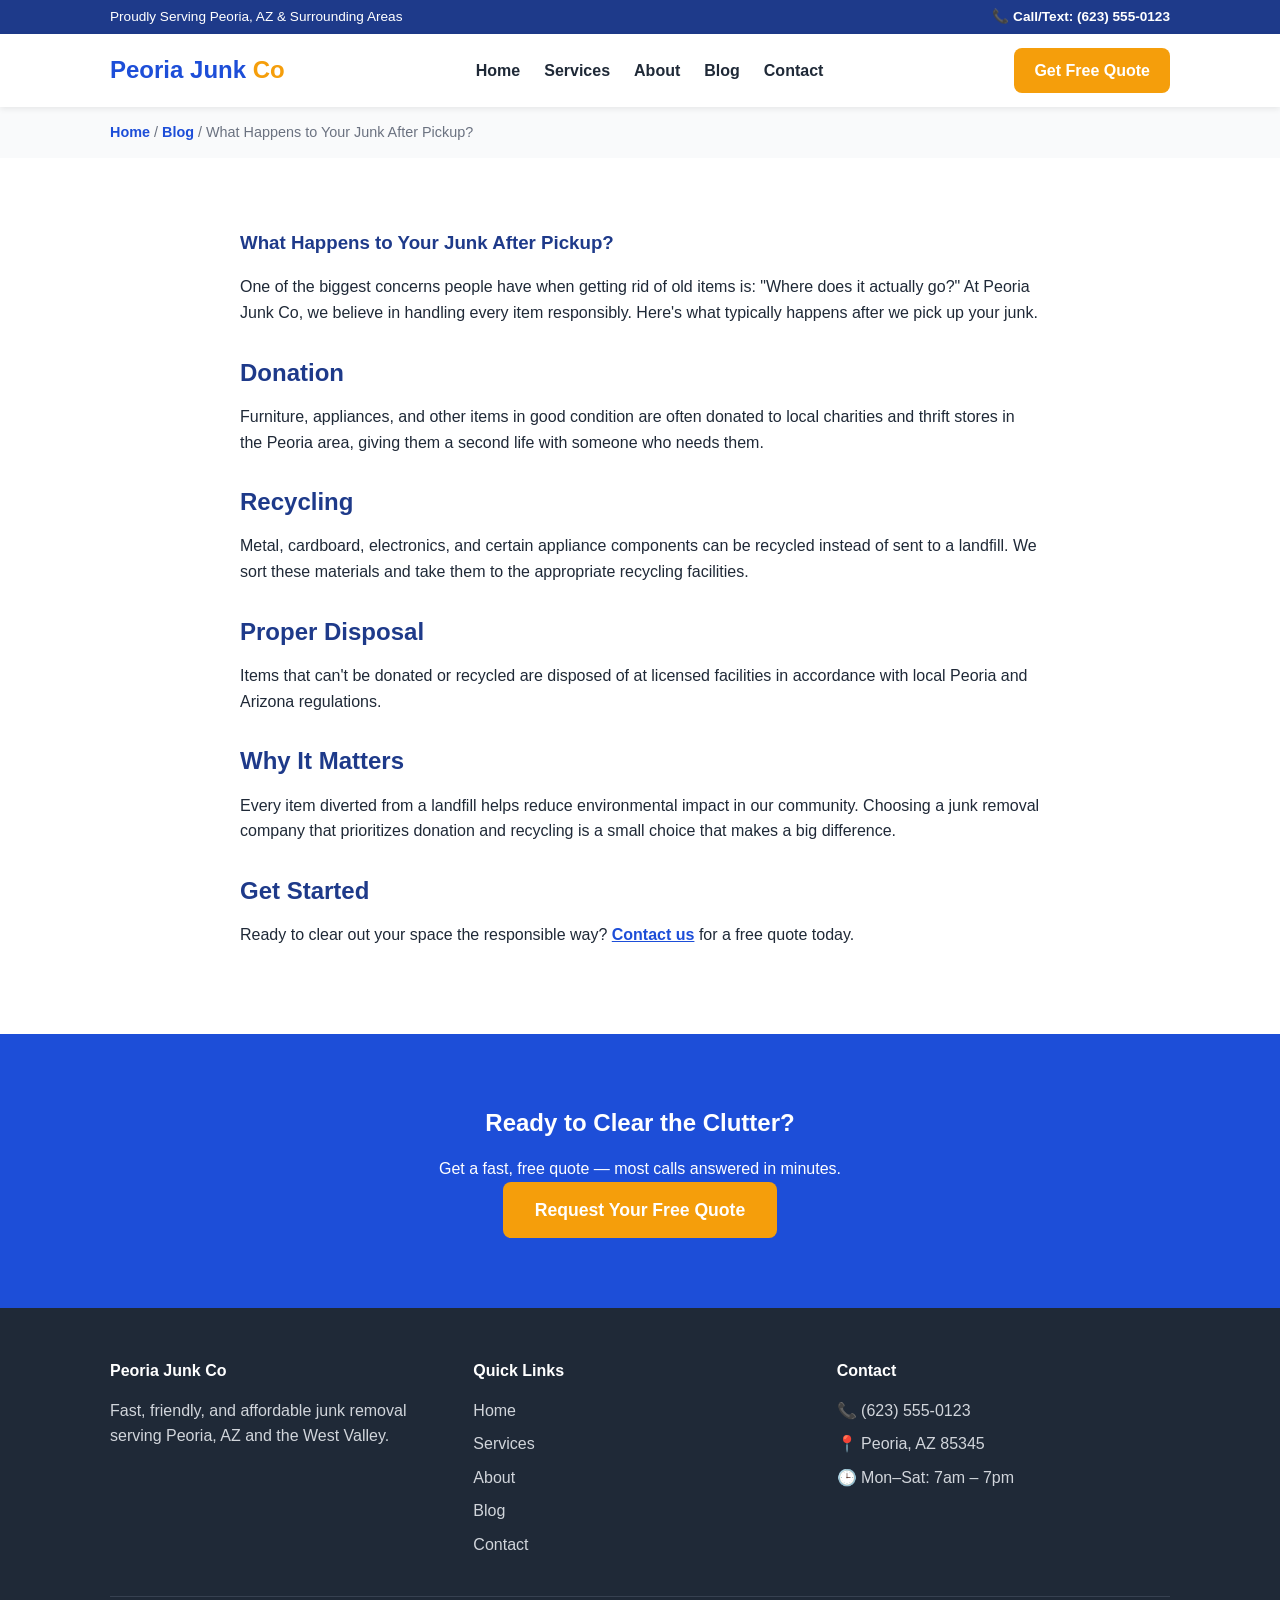
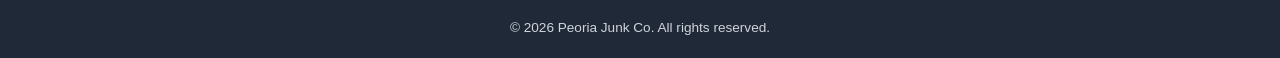
<file: blog/what-happens-to-your-junk.html>
<!DOCTYPE html>
<html lang="en">
<head>
<meta charset="UTF-8">
<meta name="viewport" content="width=device-width, initial-scale=1.0">
<title>What Happens to Your Junk After Pickup? | Peoria, AZ Recycling &amp; Donation</title>
<meta name="description" content="Curious where your old furniture and appliances go after junk removal? Here's how Peoria Junk Co donates, recycles, and disposes of items responsibly.">
<link rel="canonical" href="https://peoriajunkco.com/blog/what-happens-to-your-junk.html">
<link rel="stylesheet" href="../css/style.css?v=3">
</head>
<body>

<div class="top-bar">
  <div class="container">
    <span>Proudly Serving Peoria, AZ &amp; Surrounding Areas</span>
    <a href="tel:+16235550123">📞 Call/Text: (623) 555-0123</a>
  </div>
</div>

<header class="main-header">
  <div class="container">
    <a href="../index.html" class="logo">Peoria Junk <span>Co</span></a>
    <button class="menu-toggle" aria-label="Toggle menu">☰</button>
    <nav>
      <ul>
        <li><a href="../index.html">Home</a></li>
        <li><a href="../services.html">Services</a></li>
        <li><a href="../about.html">About</a></li>
        <li><a href="index.html">Blog</a></li>
        <li><a href="../contact.html">Contact</a></li>
      </ul>
    </nav>
    <a href="../contact.html" class="header-cta">Get Free Quote</a>
  </div>
</header>

<div class="breadcrumb">
  <div class="container">
    <a href="../index.html">Home</a> / <a href="index.html">Blog</a> / What Happens to Your Junk After Pickup?
  </div>
</div>

<section>
  <div class="container">
    <article class="blog-post">
      <h1>What Happens to Your Junk After Pickup?</h1>
      <p>One of the biggest concerns people have when getting rid of old items is: "Where does it actually go?" At Peoria Junk Co, we believe in handling every item responsibly. Here's what typically happens after we pick up your junk.</p>

      <h2>Donation</h2>
      <p>Furniture, appliances, and other items in good condition are often donated to local charities and thrift stores in the Peoria area, giving them a second life with someone who needs them.</p>

      <h2>Recycling</h2>
      <p>Metal, cardboard, electronics, and certain appliance components can be recycled instead of sent to a landfill. We sort these materials and take them to the appropriate recycling facilities.</p>

      <h2>Proper Disposal</h2>
      <p>Items that can't be donated or recycled are disposed of at licensed facilities in accordance with local Peoria and Arizona regulations.</p>

      <h2>Why It Matters</h2>
      <p>Every item diverted from a landfill helps reduce environmental impact in our community. Choosing a junk removal company that prioritizes donation and recycling is a small choice that makes a big difference.</p>

      <h2>Get Started</h2>
      <p>Ready to clear out your space the responsible way? <a href="../contact.html">Contact us</a> for a free quote today.</p>
    </article>
  </div>
</section>

<section class="cta-banner">
  <div class="container">
    <h2>Ready to Clear the Clutter?</h2>
    <p>Get a fast, free quote — most calls answered in minutes.</p>
    <a href="../contact.html" class="btn">Request Your Free Quote</a>
  </div>
</section>

<footer>
  <div class="container">
    <div class="footer-grid">
      <div>
        <h4>Peoria Junk Co</h4>
        <p>Fast, friendly, and affordable junk removal serving Peoria, AZ and the West Valley.</p>
      </div>
      <div>
        <h4>Quick Links</h4>
        <ul>
          <li><a href="../index.html">Home</a></li>
          <li><a href="../services.html">Services</a></li>
          <li><a href="../about.html">About</a></li>
          <li><a href="index.html">Blog</a></li>
          <li><a href="../contact.html">Contact</a></li>
        </ul>
      </div>
      <div>
        <h4>Contact</h4>
        <ul>
          <li>📞 <a href="tel:+16235550123">(623) 555-0123</a></li>
          <li>📍 Peoria, AZ 85345</li>
          <li>🕒 Mon–Sat: 7am – 7pm</li>
        </ul>
      </div>
    </div>
    <div class="footer-bottom">
      &copy; <span id="year"></span> Peoria Junk Co. All rights reserved.
    </div>
  </div>
</footer>

<script src="../js/script.js"></script>
</body>
</html>
</file>
<file: css/style.css>
/* ===== Variables ===== */
:root {
  --primary: #1d4ed8;      /* blue */
  --primary-dark: #1e3a8a;
  --accent: #f59e0b;       /* orange/amber */
  --dark: #1f2937;
  --light: #f9fafb;
  --gray: #6b7280;
  --radius: 8px;
}

* { margin: 0; padding: 0; box-sizing: border-box; }

body {
  font-family: 'Helvetica Neue', Arial, sans-serif;
  color: var(--dark);
  line-height: 1.6;
  background: #fff;
}

a { text-decoration: none; color: inherit; }
ul { list-style: none; }
img { max-width: 100%; display: block; }

.container {
  max-width: 1100px;
  margin: 0 auto;
  padding: 0 20px;
}

/* ===== Top Bar ===== */
.top-bar {
  background: var(--primary-dark);
  color: #fff;
  font-size: 0.85rem;
  padding: 6px 0;
}
.top-bar .container {
  display: flex;
  justify-content: space-between;
  flex-wrap: wrap;
}
.top-bar a { color: #fff; font-weight: bold; }

/* ===== Header ===== */
header.main-header {
  background: #fff;
  box-shadow: 0 2px 6px rgba(0,0,0,0.08);
  position: sticky;
  top: 0;
  z-index: 100;
}
.main-header .container {
  display: flex;
  align-items: center;
  justify-content: space-between;
  padding-top: 14px;
  padding-bottom: 14px;
}
.logo {
  font-size: 1.5rem;
  font-weight: 800;
  color: var(--primary);
}
.logo span { color: var(--accent); }

nav ul {
  display: flex;
  gap: 24px;
}
nav a {
  font-weight: 600;
  color: var(--dark);
  transition: color 0.2s;
}
nav a:hover { color: var(--primary); }

.header-cta {
  background: var(--accent);
  color: #fff !important;
  padding: 10px 20px;
  border-radius: var(--radius);
  font-weight: 700;
}
.header-cta:hover { background: #d97706; }

.menu-toggle {
  display: none;
  font-size: 1.6rem;
  background: none;
  border: none;
  cursor: pointer;
}

/* ===== Hero ===== */
.hero {
  background: linear-gradient(rgba(30,58,138,0.75), rgba(30,58,138,0.75)),
              url('../images/hero-junk-removal.jpg') center/cover no-repeat;
  color: #fff;
  text-align: center;
  padding: 100px 20px;
}
.hero h1 {
  font-size: 2.6rem;
  margin-bottom: 16px;
}
.hero p {
  font-size: 1.2rem;
  max-width: 650px;
  margin: 0 auto 28px;
}
.btn {
  display: inline-block;
  background: var(--accent);
  color: #fff;
  padding: 14px 32px;
  border-radius: var(--radius);
  font-weight: 700;
  font-size: 1.1rem;
  transition: background 0.2s, transform 0.2s;
}
.btn:hover { background: #d97706; transform: translateY(-2px); }
.btn-secondary {
  background: transparent;
  border: 2px solid #fff;
  margin-left: 12px;
}
.btn-secondary:hover { background: #fff; color: var(--primary-dark); }

/* ===== Section Generic ===== */
section { padding: 70px 0; }
.section-title {
  text-align: center;
  font-size: 2rem;
  margin-bottom: 12px;
  color: var(--primary-dark);
}
.section-subtitle {
  text-align: center;
  color: var(--gray);
  max-width: 650px;
  margin: 0 auto 40px;
}
.bg-light { background: var(--light); }

/* ===== Services Grid ===== */
.services-grid {
  display: grid;
  grid-template-columns: repeat(auto-fit, minmax(240px, 1fr));
  gap: 24px;
}
.service-card {
  background: #fff;
  border: 1px solid #e5e7eb;
  border-radius: var(--radius);
  padding: 28px 22px;
  text-align: center;
  transition: transform 0.2s, box-shadow 0.2s;
}
.service-card:hover {
  transform: translateY(-4px);
  box-shadow: 0 8px 20px rgba(0,0,0,0.08);
}
.service-card .icon {
  font-size: 2.4rem;
  margin-bottom: 14px;
}
.service-card h3 {
  margin-bottom: 10px;
  color: var(--primary-dark);
}

/* ===== Why Choose Us ===== */
.features-grid {
  display: grid;
  grid-template-columns: repeat(auto-fit, minmax(220px, 1fr));
  gap: 24px;
  text-align: center;
}
.features-grid .icon { font-size: 2.2rem; margin-bottom: 10px; }

/* ===== Two Column ===== */
.two-col {
  display: grid;
  grid-template-columns: 1fr 1fr;
  gap: 40px;
  align-items: center;
}
@media (max-width: 768px) {
  .two-col { grid-template-columns: 1fr; }
}

/* ===== Testimonials ===== */
.testimonial-grid {
  display: grid;
  grid-template-columns: repeat(auto-fit, minmax(260px, 1fr));
  gap: 24px;
}
.testimonial-card {
  background: #fff;
  border-radius: var(--radius);
  padding: 24px;
  border-left: 4px solid var(--accent);
  box-shadow: 0 2px 10px rgba(0,0,0,0.05);
}
.testimonial-card .stars { color: var(--accent); margin-bottom: 8px; }
.testimonial-card .author { font-weight: 700; margin-top: 10px; }

/* ===== CTA Banner ===== */
.cta-banner {
  background: var(--primary);
  color: #fff;
  text-align: center;
}
.cta-banner h2 { margin-bottom: 14px; }

/* ===== Service Area ===== */
.area-list {
  display: flex;
  flex-wrap: wrap;
  gap: 12px;
  justify-content: center;
}
.area-list li {
  background: #fff;
  border: 1px solid #e5e7eb;
  border-radius: 999px;
  padding: 8px 18px;
  font-weight: 600;
}
.area-list li a {
  color: var(--primary-dark);
  text-decoration: underline;
}
.area-list li a:hover { color: var(--primary); }

.map-embed {
  margin-top: 30px;
  border-radius: var(--radius);
  overflow: hidden;
  border: 1px solid #e5e7eb;
}

/* ===== Blog ===== */
.blog-grid {
  display: grid;
  grid-template-columns: repeat(auto-fit, minmax(260px, 1fr));
  gap: 24px;
}
.blog-card {
  border: 1px solid #e5e7eb;
  border-radius: var(--radius);
  overflow: hidden;
  background: #fff;
  display: flex;
  flex-direction: column;
}
.blog-card .blog-content { padding: 20px; flex: 1; display: flex; flex-direction: column; }
.blog-card h3 { color: var(--primary-dark); margin-bottom: 10px; }
.blog-card .read-more { margin-top: auto; font-weight: 700; color: var(--accent); }

article.blog-post {
  max-width: 800px;
  margin: 0 auto;
}
article.blog-post h1 { color: var(--primary-dark); margin-bottom: 16px; }
article.blog-post h2 { color: var(--primary-dark); margin: 28px 0 12px; }
article.blog-post h2 a { color: inherit; text-decoration: underline; }
article.blog-post p { margin-bottom: 16px; }
article.blog-post p a { color: var(--primary); text-decoration: underline; font-weight: 600; }
article.blog-post p a:hover { color: var(--primary-dark); }
article.blog-post ul { margin: 0 0 16px 20px; list-style: disc; }

/* ===== Inline text links ===== */
.two-col p a {
  color: var(--primary);
  text-decoration: underline;
  font-weight: 600;
}
.two-col p a:hover { color: var(--primary-dark); }

/* ===== Form ===== */
form {
  display: grid;
  gap: 16px;
  max-width: 600px;
  margin: 0 auto;
}
input, textarea, select {
  width: 100%;
  padding: 12px 14px;
  border: 1px solid #d1d5db;
  border-radius: var(--radius);
  font-family: inherit;
  font-size: 1rem;
}
label { font-weight: 600; margin-bottom: 6px; display: block; }
form > div { display: flex; flex-direction: column; }

/* ===== Footer ===== */
footer {
  background: var(--dark);
  color: #d1d5db;
  padding: 50px 0 20px;
}
.footer-grid {
  display: grid;
  grid-template-columns: repeat(auto-fit, minmax(200px, 1fr));
  gap: 30px;
  margin-bottom: 30px;
}
.footer-grid h4 { color: #fff; margin-bottom: 14px; }
.footer-grid ul li { margin-bottom: 8px; }
.footer-grid a:hover { color: var(--accent); }
.footer-bottom {
  text-align: center;
  border-top: 1px solid #374151;
  padding-top: 20px;
  font-size: 0.85rem;
}

/* ===== Breadcrumb ===== */
.breadcrumb {
  background: var(--light);
  padding: 14px 0;
  font-size: 0.9rem;
  color: var(--gray);
}
.breadcrumb a { color: var(--primary); font-weight: 600; }

/* ===== Responsive ===== */
@media (max-width: 768px) {
  nav { display: none; }
  nav.open { display: block; width: 100%; }
  nav.open ul { flex-direction: column; gap: 0; }
  nav.open ul li { border-top: 1px solid #e5e7eb; }
  nav.open ul li a { display: block; padding: 12px 0; }
  .main-header .container { flex-wrap: wrap; }
  .menu-toggle { display: block; }
  .hero h1 { font-size: 2rem; }
  .header-cta { display: none; }
}
</file>
